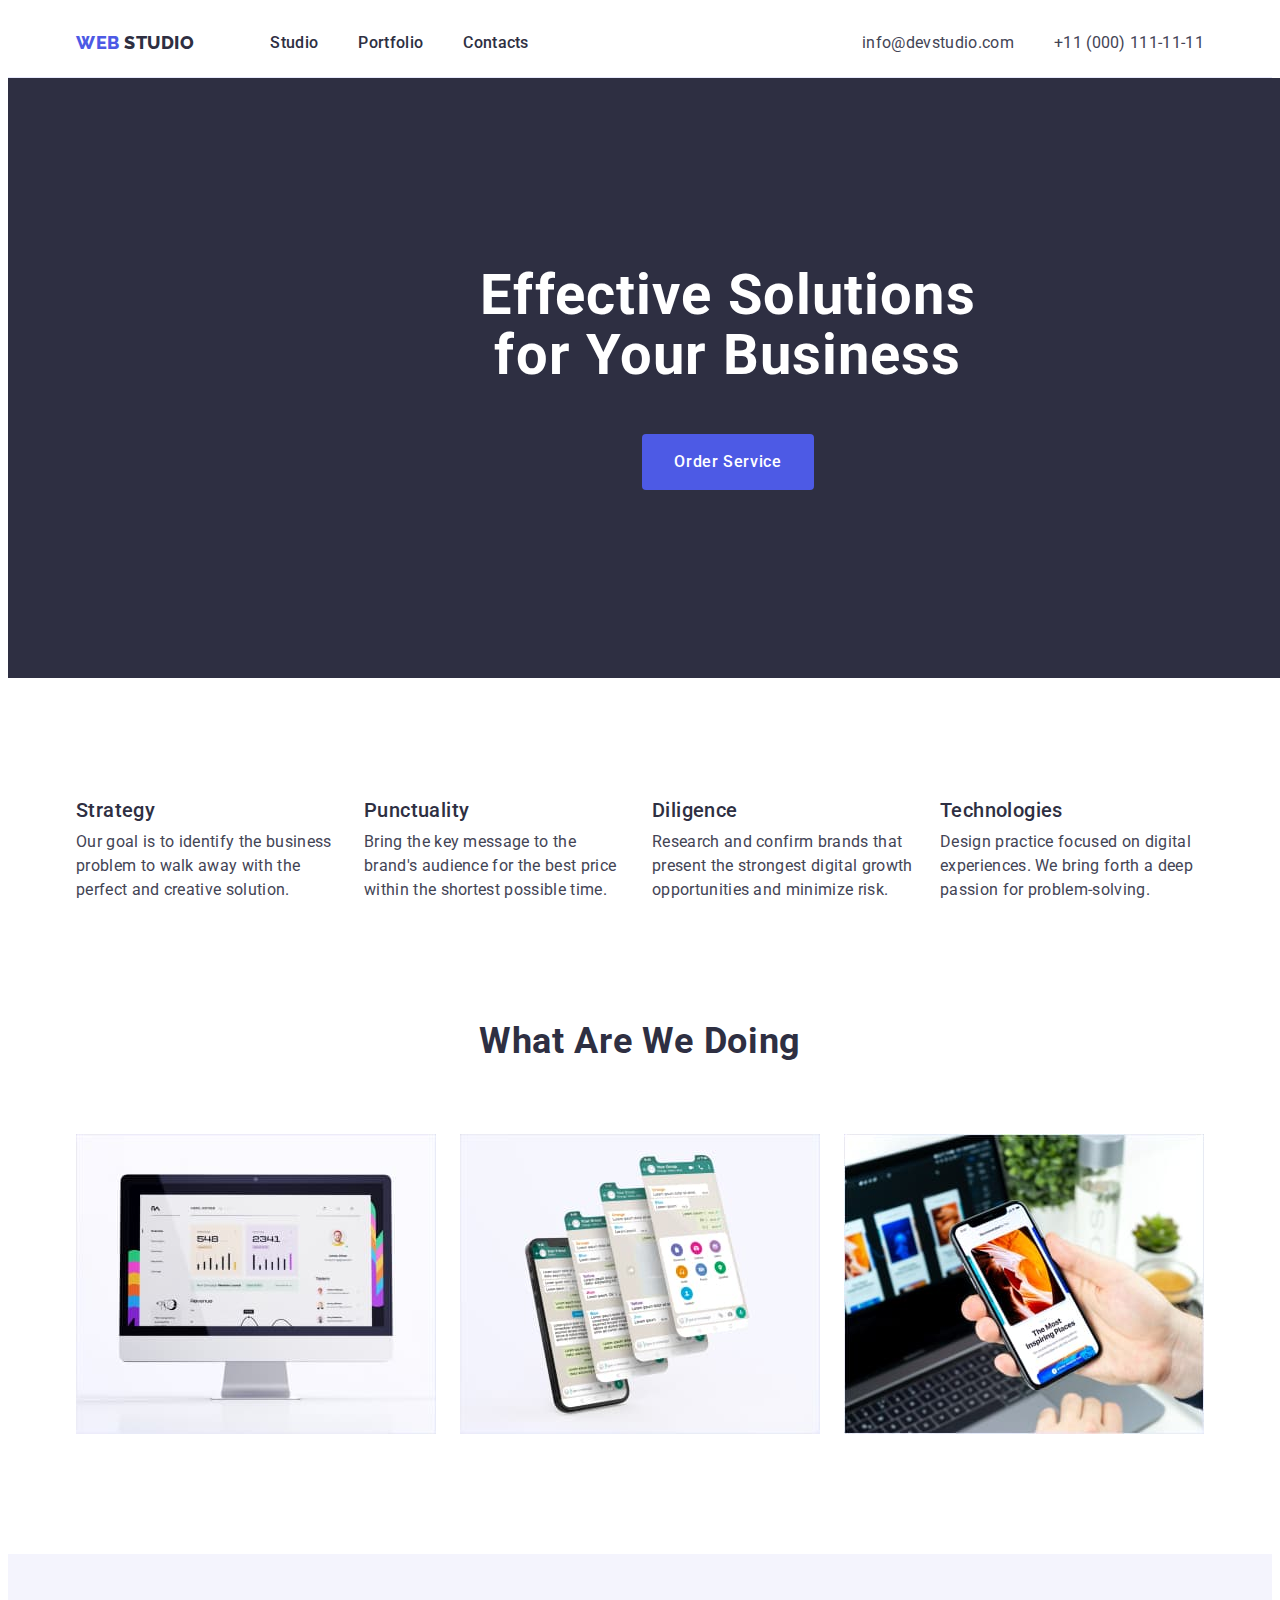
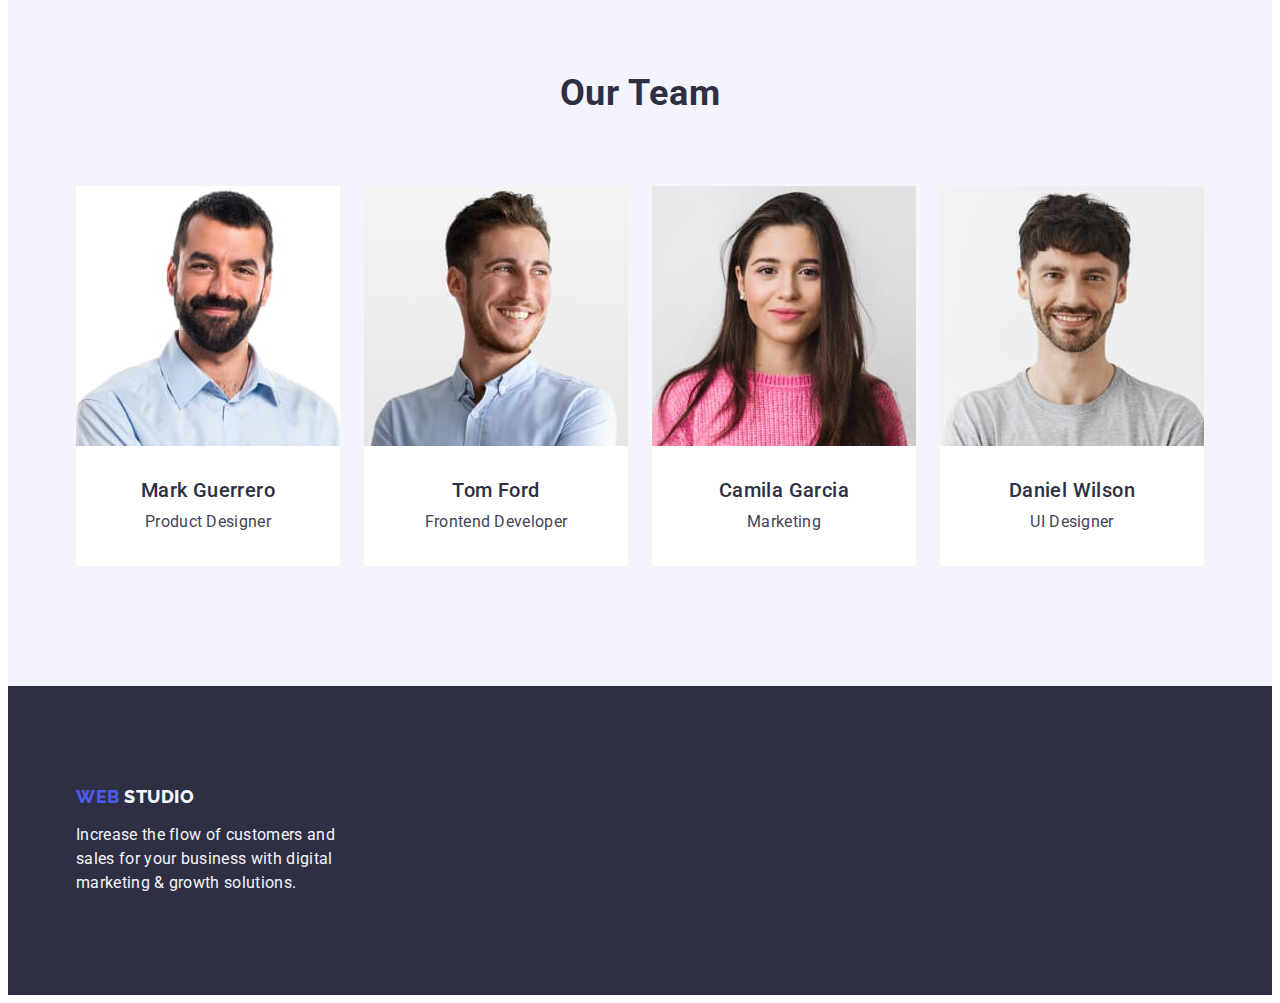
<file: index.html>
<!DOCTYPE html>
<html lang="en">
<head>
    <meta charset="UTF-8">
    <meta name="viewport" content="width=device-width, initial-scale=1.0">
    <title>Webstudio</title>
    <link rel="preconnect" href="https://fonts.googleapis.com">
    <link rel="preconnect" href="https://fonts.gstatic.com" crossorigin>
    <link href="https://fonts.googleapis.com/css2?family=Raleway:wght@800&family=Roboto:wght@400;500;700;900&display=swap" rel="stylesheet">
    <link rel="stylesheet" 
    href="https://cdnjs.cloudflare.com/ajax/libs/modern-normalize/2.0.0/modern-normalize.min.css" 
    integrity="sha512-4xo8blKMVCiXpTaLzQSLSw3KFOVPWhm/TRtuPVc4WG6kUgjH6J03IBuG7JZPkcWMxJ5huwaBpOpnwYElP/m6wg==" 
    crossorigin="anonymous" referrerpolicy="no-referrer">
    <link rel="stylesheet" href="./css/styles.css">
</head>
<body>
    <header class="header">
        <div class="header-container container">
        <nav class="header-navigation">
            <a class="logo-header link" href="./index.html">Web
                <span class="logo-special">
                    Studio</span></a>
            <ul class="header-menu-list list">
                <li class="header-menu-item">
                    <a class="header-menu-link link" href="./index.html">
                    Studio</a></li>
                <li class="header-menu-item">
                    <a class="header-menu-link link" href="./portfolio.html">
                    Portfolio</a></li>
                <li class="header-menu-item">
                    <a class="header-menu-link link" href="">
                    Contacts</a></li>
            </ul>
        </nav>
        <address class="address">
            <ul class="address-menu-list list">
                <li class="address-menu-item">
                    <a class="address-menu-link link" href="mailto:info@devstudio.com">
                        info@devstudio.com</a></li>
                <li class="address-menu-item">
                    <a class="address-menu-link link" href="tel:+110001111111">
                        +11 (000) 111-11-11</a></li>
            </ul>
        </address> 
        </div>
    </header>
    <main>
        <section class="solution">
            <div class="solution-container container ">
                <h1 class="solution-title">Effective Solutions for Your Business</h1>
                <button type="button" class="service-btn btn">Order Service</button>
        </div>        
        </section>
        <section class="paragraph-menu">
            <div class="container">
                <h2 class="visually-hidden">Description</h2>
                <ul class="paragraph-menu-list list">
                    <li class="paragraph-menu-item">
                        <h3 class="paragraph-subtitle">Strategy</h3>
                        <p class="paragraph-item-text description">
                            Our goal is to identify the business
                            problem to walk away with the perfect and creative solution. 
                        </p>
                    </li>
                    <li class="paragraph-menu-item">
                        <h3 class="paragraph-subtitle">Punctuality</h3>
                        <p class="paragraph-item-text description">
                            Bring the key message to the brand's audience for the best price 
                            within the shortest possible time.
                        </p>
                    </li>
                    <li class="paragraph-menu-item">
                        <h3 class="paragraph-subtitle">Diligence</h3>
                        <p class="paragraph-item-text description">
                            Research and confirm brands that present the strongest digital growth 
                            opportunities and minimize risk.
                        </p>
                    </li>
                    <li class="paragraph-menu-item">
                        <h3 class="paragraph-subtitle">Technologies</h3>
                        <p class="paragraph-item-text description">
                            Design practice focused on digital experiences. We bring forth a deep 
                            passion for problem-solving.
                        </p>
                    </li>
                </ul>
            </div>
        </section>
        <section class="doing">
            <div class="container">
                <h2 class="doing-title title">What are we doing</h2>
                <ul class="doing-menu-list list">
                    <li class="doing-menu-item">
                        <img src="./images/rectangle-img-1.jpg" alt="site" 
                        width="360" height="300">
                    </li>
                    <li class="doing-menu-item">
                        <img src="./images/rectangle-img-2.jpg" alt="phone bot" 
                        width="360" height="300">
                    </li>
                    <li class="doing-menu-item">
                        <img src="./images/rectangle-img-3.jpg" alt="recommended" 
                        width="360" height="300">
                    </li>
                </ul>
            </div>
        </section>
        <section class="team">
            <div class="container">
                <h2 class="team-title title">Our Team</h2>
                <ul class="team-menu-list list">
                    <li class="team-menu-item">
                        <img class="team-picture" src="./images/team-img-1.jpg" alt="Mark Guerrero" width="264" height="260">
                        <div class="container-team">
                            <h3 class="team-subtitle">Mark Guerrero</h3>
                            <p class="team-item-text description">Product Designer</p>
                    </div>
                </li>
                    <li class="team-menu-item">
                        <img class="team-picture" src="./images/team-img-2.jpg" alt="Tom Ford" width="264" height="260">
                        <div class="container-team">
                            <h3 class="team-subtitle">Tom Ford</h3>
                            <p class="team-item-text description">Frontend Developer</p>
                        </div>
                        </li>
                    <li class="team-menu-item">
                        <img class="team-picture" src="./images/team-img-3.jpg" alt="Camila Garcia" width="264" height="260">
                        <div class="container-team">
                            <h3 class="team-subtitle">Camila Garcia</h3>
                            <p class="team-item-text description">Marketing</p>
                        </div>
                </li>
                    <li class="team-menu-item">
                        <img class="team-picture" src="./images/team-img-4.jpg" alt="Daniel Wilson" width="264" height="260">
                        <div class="container-team">
                            <h3 class="team-subtitle">Daniel Wilson</h3>
                            <p class="team-item-text description">UI Designer</p>
                        </div>
                </li>
                </ul>
            </div>
        </section>
    </main>
    <footer class="footer">
        <div class="footer-container container">
                <a class="logo-footer link" href="./index.html">Web
                    <span class="logo-second-special">
                        Studio</span></a>
                <p class="footer-text">
                    Increase the flow of customers and sales for your business with digital 
                    marketing & growth solutions.
                </p>
        </div>
    </footer>
</body>
</html>
</file>
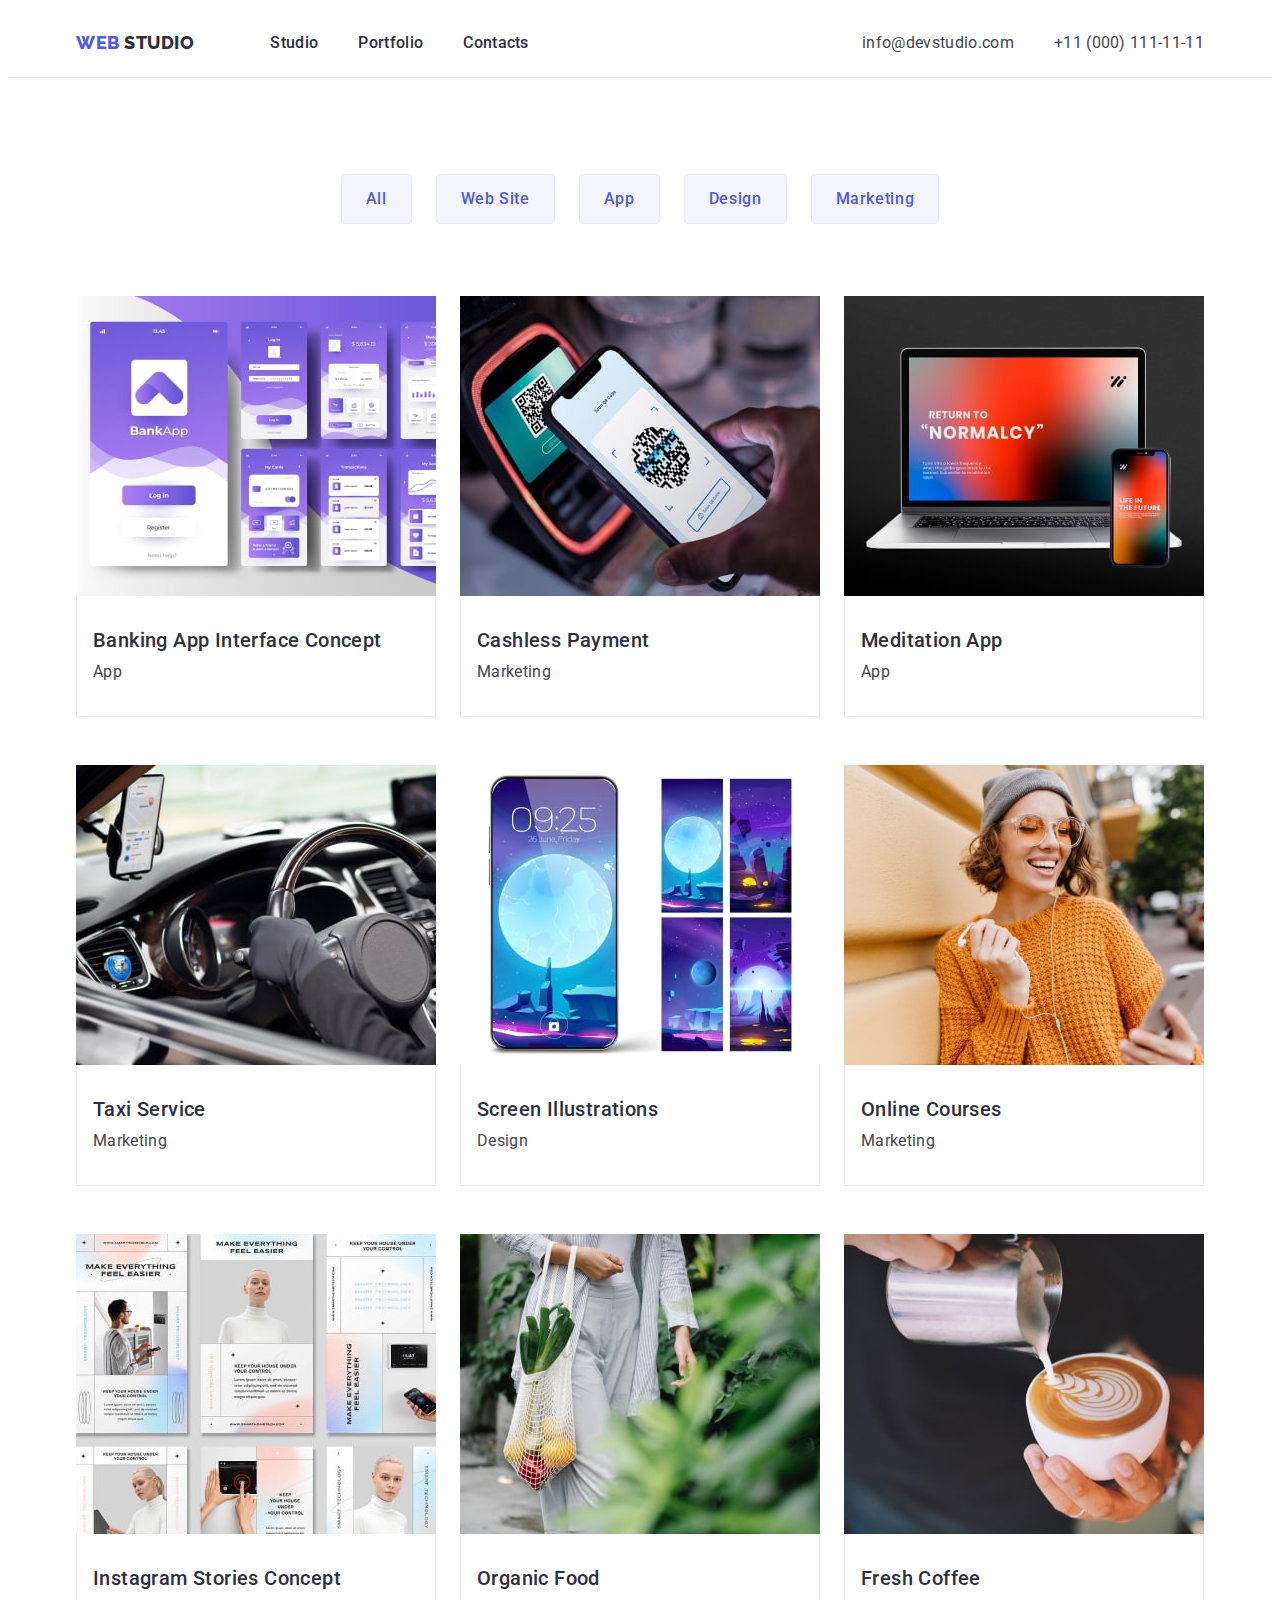
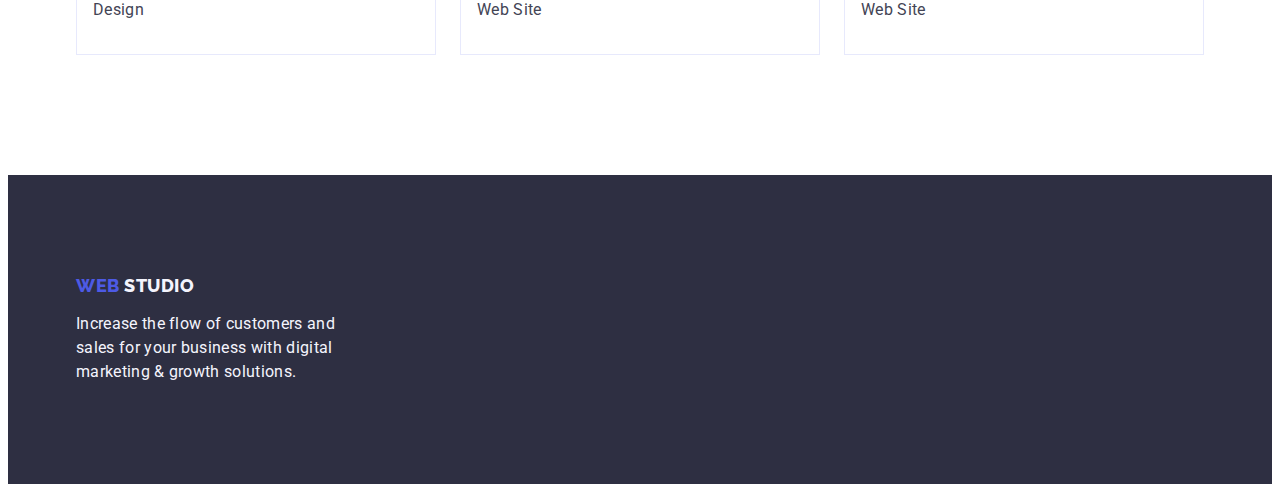
<file: portfolio.html>
<!DOCTYPE html>
<html lang="en">
<head>
    <meta charset="UTF-8">
    <meta name="viewport" content="width=device-width, initial-scale=1.0">
    <title>Webstudio</title>
    <link rel="preconnect" href="https://fonts.googleapis.com">
    <link rel="preconnect" href="https://fonts.gstatic.com" crossorigin>
    <link href="https://fonts.googleapis.com/css2?family=Raleway:wght@800&family=Roboto:wght@400;500;700;900&display=swap" rel="stylesheet">
    <link rel="stylesheet" 
    href="https://cdnjs.cloudflare.com/ajax/libs/modern-normalize/2.0.0/modern-normalize.min.css" integrity="sha512-4xo8blKMVCiXpTaLzQSLSw3KFOVPWhm/TRtuPVc4WG6kUgjH6J03IBuG7JZPkcWMxJ5huwaBpOpnwYElP/m6wg==" 
    crossorigin="anonymous" referrerpolicy="no-referrer">
    <link rel="stylesheet" href="./css/styles.css">
</head>

<body>
    <header class="header">
        <div class="header-container container">
            <nav class="header-navigation">
                <a class="logo-header link" href="./index.html">Web
                    <span class="logo-special">
                        Studio</span></a>
                <ul class="header-menu-list list">
                    <li class="header-menu-item">
                        <a class="header-menu-link link" href="./index.html"
                        target="_blank">
                        Studio</a></li>
                    <li class="header-menu-item">
                        <a class="header-menu-link link" href="./portfolio.html" target="_blank">
                        Portfolio</a></li>
                    <li class="header-menu-item">
                        <a class="header-menu-link link" href="" target="_blank">
                        Contacts</a></li>
                </ul>
            </nav>
            <address class="address">
                <ul class="address-menu-list list">
                    <li class="address-menu-item">
                        <a class="address-menu-link link" href="mailto:info@devstudio.com">
                            info@devstudio.com</a></li>
                    <li class="address-menu-item">
                        <a class="address-menu-link link" href="tel:+110001111111">
                            +11 (000) 111-11-11</a></li>
                </ul>
            </address>
        </div>
    </header>

    <main >
        <section class="menu-list">
            <div class="container">
                <h1 class="visually-hidden">Menu of list</h1>
                <ul class="service-menu list">
                    <li class="btn-item">
                        <button type="button" class="menu-btn">All</button>
                </li>
                    <li class="btn-item">
                        <button type="button" class="menu-btn">Web Site</button></li>
                    <li class="btn-item">
                        <button type="button" class="menu-btn">App</button></li>
                    <li class="btn-item">
                        <button type="button" class="menu-btn">Design</button></li>
                    <li class="btn-item">
                        <button type="button" class="menu-btn">Marketing</button></li>
                </ul>
                <ul class="service-menu-list list">
                    <li class="service-menu-item">
                        <a class="service-link link" href="">
                        <img class="service-img" src="./images/serviceimg1.jpg" 
                        alt="bankApp" width="360" height="300"/>
                        <div class="service-container"> 
                            <h2 class="service-subtitle">Banking App Interface Concept</h2>
                            <p class="service-item-text description">App</p>
                    </div>
                </a>
                    </li>
                    
                    <li class="service-menu-item">
                        <a class="service-link link" href="">
                        <img src="./images/serviceimg2.jpg" 
                        alt="type of payment" width="360" height="300"/>
                        <div class="service-container"> 
                            <h2 class="service-subtitle">Cashless Payment</h2>
                            <p class="service-item-text description">Marketing</p>
                    </div>
                </a>
                    </li>
                
                
                    <li class="service-menu-item">
                        <a class="service-link link" href="">
                        <img src="./images/serviceimg3.jpg" 
                        alt="app for meditation" width="360" height="300"/>
                        <div class="service-container"> 
                            <h2 class="service-subtitle">Meditation App</h2>
                            <p class="service-item-text description">App</p>
                    </div>
                </a>
                    </li>
                
                
                    <li class="service-menu-item">
                        <a class="service-link link" href="">
                        <img src="./images/serviceimg4.jpg" 
                        alt="taxi" width="360" height="300"/>
                        <div class="service-container">
                            <h2 class="service-subtitle">Taxi Service</h2>
                            <p class="service-item-text description">Marketing</p>
                    </div> 
                </a>
                    </li>
                
                
                    <li class="service-menu-item">
                        <a class="service-link link" href="">
                        <img src="./images/serviceimg5.jpg" 
                        alt="illustrations on phone screen" width="360" height="300"/>
                        <div class="service-container"> 
                            <h2 class="service-subtitle">Screen Illustrations</h2>
                            <p class="service-item-text description">Design</p>
                    </div>
                </a>
                    </li>
                
                
                    <li class="service-menu-item">
                        <a class="service-link link" href="">
                        <img src="./images/serviceimg6.jpg" 
                        alt="courses" width="360" height="300"/>
                        <div class="service-container">
                            <h2 class="service-subtitle">Online Courses</h2>
                            <p class="service-item-text description">Marketing</p>
                    </div>
                </a>
                    </li>
                
                
                    <li class="service-menu-item">
                        <a class="service-link link" href="">
                        <img src="./images/serviceimg7.jpg" 
                        alt="content for inst" width="360" height="300"/>
                        <div class="service-container">
                            <h2 class="service-subtitle">Instagram Stories Concept</h2>
                            <p class="service-item-text description">Design</p>
                        </div>
                        </a>
                    </li>
                
                
                    <li class="service-menu-item">
                        <a class="service-link link" href="">
                        <img src="./images/serviceimg8.jpg" 
                        alt="fruits&vegetables" width="360" height="300"/>
                        <div class="service-container"> 
                            <h2 class="service-subtitle">Organic Food</h2>
                            <p class="service-item-text description">Web Site</p>
                        </div>
                        </a>
                    </li>
                
                
                    <li class="service-menu-item">
                        <a class="service-link link" href="">
                        <img src="./images/serviceimg9.jpg" 
                        alt="lateArt" width="360" height="300"/>
                        <div class="service-container">
                            <h2 class="service-subtitle">Fresh Coffee</h2>
                            <p class="service-item-text description">Web Site</p>
                        </div>
                        </a>
                    </li>
                </ul>
            </div>
        </section>
    </main>

    <footer class="footer">
        <div class="footer-container container">
            <a class="logo-footer link" href="./index.html">Web
                <span class="logo-second-special">
                    Studio</span></a>
            <p class="footer-text">
                Increase the flow of customers and sales for your business with digital 
                marketing & growth solutions.
            </p>
        </div>
    </footer>
</body>
</html>
</file>
<file: css/styles.css>
body {
    font-family: "Roboto", sans-serif;
    color: var(--brand-text-cl);
    background-color: var(--white-cl);
}

:root{
--brand-text-cl: #434455;
--white-cl:  #FFF;
--pseudo-btn-cl: #404BBF;
--navyblue-cl: #2E2F42;
--iris-cl: #4D5AE5;
--light-cl: #E7E9FC;
--second-light-cl: #F4F4FD;
--description-cl: #2E2F42;
--cornflower: #E7E9FC;
}

*,
*::before,
*::after {
box-sizing: border-box;
}

p, h1, h2, h3, h4, h5, h6 {
    margin-top: 0;
    margin-bottom: 0;
}

ul {
padding-left: 0;
margin-top: 0;
margin-bottom: 0;
}
img {
    display: block;
}
.visually-hidden {
position: absolute;
width: 1px;
height: 1px;
margin: -1px;
border: 0;
padding: 0;
white-space: nowrap;
clip-path: inset(100%);
clip: rect(0 0 0 0);
overflow: hidden;
}

.container {
width: 1158px;
padding: 0 15px;
margin: 0 auto;

}
.header-container{
margin: 0 auto;
display: flex;   
}
.header {
background:var(--white-cl);
flex-shrink: 0;
justify-content: center;
align-items: center;
border-bottom: 1px solid var(--cornflower);
}
.header-container {
    display: flex;
    align-items: center;
}
.header-navigation {
margin-right: 76px;
display: flex;
align-items: center;
margin-right: auto;
}

.logo-header {
    color: var(--iris-cl);
    font-size: 18px;
    font-weight: 800;
    line-height: 1.17;
    letter-spacing: 0.03em;
    text-transform: uppercase;
    font-family: Raleway, sans-serif;
    text-decoration: none;
    padding-top: 24px;
    padding-bottom: 24px;
    margin-right: 76px;
    display: inline-block;
}
.logo-special {
color: var(--navyblue-cl);
font-size: 18px;
font-weight: 800;
line-height: 1.17;
letter-spacing: 0.03em;
text-transform: uppercase;
width: 71px;
gap: 76px;
}
.link {
text-decoration: none;
}
.header-menu-list {
color: var(--navyblue-cl);
font-size: 16px;
font-weight: 500;
line-height: 1.5;
letter-spacing: 0.02em;
list-style-type: none;
gap: 40px;
display: flex;
margin-left: auto;
}

.header-menu-link {
color: var(--navyblue-cl);
font-weight: 500;
font-size: 16px;
line-height: 1.5;
letter-spacing: 0.02em;
padding: 24px 0;
}
.header-menu-item {

}
.link:hover,.link:focus {
color: var(--pseudo-btn-cl);
}
.service-btn:hover, .service-btn:focus {
background-color: var(--pseudo-btn-cl); 
}

.list {
    list-style: none;
}
.address {
    font-style: normal;

}
.address-menu-list {
list-style-type: none;
display: flex;
gap: 40px;
}

.address-menu-link {
text-decoration: none;
line-height: 1.5;
letter-spacing: 0.02em;
color: var(--brand-text-cl);
}

.address-menu-item {
    
}
.solution {
background: var(--navyblue-cl);
flex-shrink: 0;
padding: 188px 0;
width: 1440px;
margin: 0 auto;
}
.solution-title {
color: var(--white-cl);
text-align: center;
font-size: 56px;
font-weight: 700;
line-height: 1.07;
letter-spacing: 0.02em;
text-align: center;
margin:  0 auto 48px auto;
width: 496px;
align-items: center;
gap: 48px;
max-width: 496px;
}
.solution-container {



}
.service-btn {
font-family: inherit;
color: var(--white-cl);
background: var(--iris-cl);
font-size: 16px;
font-weight: 500;
line-height: 1.5;
letter-spacing: 0.04em;
cursor: pointer;
display: block;
padding: 16px 32px;
border-radius: 4px;
margin-top: 48px;
padding: 16px 32px;
min-width: 169px;
border: none;
align-items: center;
margin: 0 auto;

}

.paragraph-menu {
    padding-top: 120px;
    padding-bottom: 120px;
    
}
.paragraph-menu-list {
    display: flex;
    gap: 24px;
}
.paragraph-menu-item {
    width: calc((100% - 72px) / 4);
}
.paragraph-subtitle {
color: var(--description-cl);
font-size: 20px;
font-weight: 500;
line-height: 1.2;
letter-spacing: 0.02em;
margin-bottom: 8px;

}

.description {
color: var(--brand-text-cl);
font-size: 16px;
line-height: 1.5;
letter-spacing: 0.02em;
}

.paragraph-item-text {

}
.doing-menu-list {
    display: flex;
    gap: 24px;
    
}
.doing {
    padding-bottom: 120px;
}
.doing-menu-item {

}

.doing-title {
color: var(--description-cl);
font-size: 36px;
font-weight: 700;
line-height: 1.11;
letter-spacing: 0.02em;
text-transform: capitalize;
margin-bottom: 72px;
}

.title {
text-align: center;

}
.team {
background: var(--second-light-cl);
padding: 120px 0;
}
.team-title {
color: var(--description-cl);
font-size: 36px;
font-weight: 700;
line-height: 1.11;
letter-spacing: 0.02em;
text-transform: capitalize;
margin-bottom: 72px;
}

.team-menu-list {
display: flex;
padding-bottom: 0px;
justify-content: center;
align-items: center;
gap: 24px;
}
.team-menu-item {
background: var(--white-cl);
align-items: center;
border-radius: 0px 0px 4px 4px;
}

.team-subtitle {
color: var(--description-cl);
font-size: 20px;
font-weight: 500;
line-height: 1.2;
letter-spacing: 0.02em;
margin-bottom: 8px;
text-align: center;
}
.team-item-text {
    text-align: center;
}
.team-picture {

}
.container-team {
    padding: 32px 0;

}
.footer {
background: var(--description-cl);
flex-shrink: 0;
padding: 100px 0;
}

.footer-text {
color: var(--second-light-cl);
font-size: 16px;
line-height: 1.5;
letter-spacing: 0.02em;
width: 264px;
max-width: 264px;
}

.logo-second-special {
color: var(--second-light-cl);
}

.logo-footer {
    color: var(--iris-cl);
    font-size: 18px;
    font-weight: 800;
    line-height: 1.17;
    letter-spacing: 0.03em;
    text-transform: uppercase;
    font-family: Raleway, sans-serif;
    text-decoration: none;
    
    
    display: inline-block;
    margin-bottom: 16px;
}
.page-container {
    min-height: 100vh;
    display: flex;
    flex-direction: column;
}
.main {
flex-grow: 1;
}
.menu-btn-special {
background: var(--pseudo-btn-cl);
color: var(--white-cl);
font-size: 16px;
font-weight: 500;
line-height: 1.5;
letter-spacing: 0.04em;
cursor: pointer;
font-family: inherit;
}

.menu-btn {
color: var(--iris-cl);
font-size: 16px;
text-align: center;
font-weight: 500;
line-height: 1.5;
letter-spacing: 0.04em;
background: var(--second-light-cl);
cursor: pointer;
font-family: inherit;
padding: 12px 24px;
border: 1px solid var(--cornflower);
border-radius: 4px;
}

.menu-btn:hover {
color: var(--white-cl);
background-color: var(--pseudo-btn-cl);
border: 1px solid transparent;
}
.menu-btn:focus {
    color: var(--white-cl);
    background-color: var(--pseudo-btn-cl);
    border: 1px solid transparent;
}
.btn-item {
    display: flex;
    align-items: flex-start;
    border: none;
}
.menu-list {
    padding: 96px 0 120px 0;
}
.service-menu {
    display: flex;
    justify-content: center; 
    gap: 24px;
    margin-bottom: 72px;
}
.service-menu-item {
background: var(--white-cl);
/*border-bottom: solid var(--cornflower);*/
width: calc((100% - 48px) / 3);
}

.service-subtitle {
color: var(--description-cl);
font-size: 20px;
font-weight: 500;
line-height: 1.2;
letter-spacing: 0.02em;
text-decoration: none;
margin-bottom: 8px;
}
.service-item-text {
text-decoration: none;

}
.service-menu-list {
    display: flex;
    flex-wrap: wrap;
    column-gap: 24px;
    row-gap: 48px;
}
.service-link {
    width: 360px;
margin-bottom: 72px;
flex-shrink: 0;

}
.service-container {
    padding: 32px 16px;
    border: 1px solid var(--cornflower);
    border-top: none;
}

.service-img {

}
</file>
